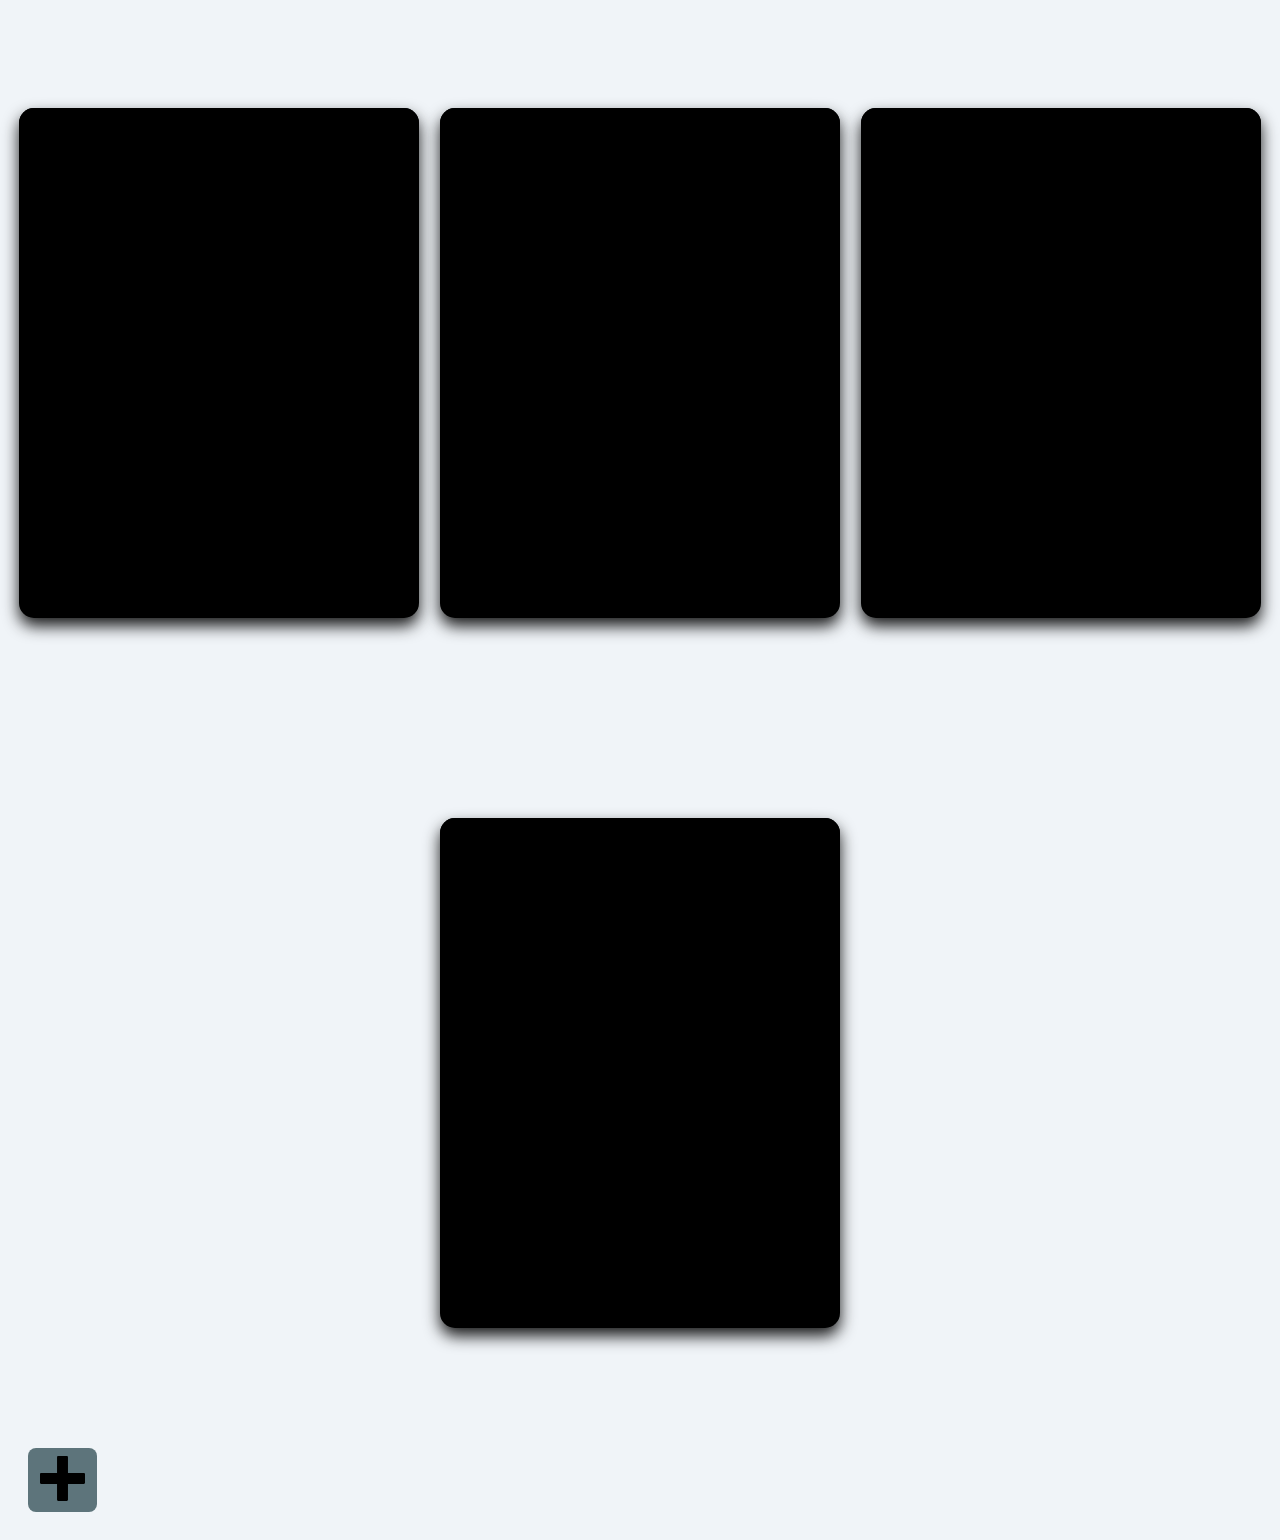
<file: index.html>
<!DOCTYPE html>
<html lang="en">
<head>
    <meta charset="UTF-8">
    <meta name="viewport" content="width=device-width, initial-scale=1.0">
    <title>Character Card</title>
    <!-- Open Graph (Facebook, LinkedIn, etc.) -->
    <meta property="og:type" content="website">
    <meta property="og:title" content="DND Initiative Tracker">
    <meta property="og:description" content="A simple tool to keep track of inititative">
    <meta property="og:url" content="https://willkjj.github.io/wdd131/characterCard/index.html">
    <meta property="og:image" content="https://andejuli.github.io/wdd131/character_card/snortleblat.webp">

    <!-- Twitter Card -->
    <meta name="twitter:card" content="https://andejuli.github.io/wdd131/character_card/snortleblat.webp">
    <meta name="twitter:title" content="Character Card">
    <meta name="twitter:description" content="A single character card">
    <meta name="twitter:image" content="https://andejuli.github.io/wdd131/character_card/snortleblat.webp">

    <!-- One favicon (ICO works everywhere) -->
    <link rel="icon" href="./favicon.ico">

    <!-- One Apple Touch Icon (iOS home screen) -->
    <link rel="apple-touch-icon" href="https://andejuli.github.io/wdd131/character_card/snortleblat.webp">
    <link rel="stylesheet" href="styles.css">
    <script src="script.js" defer></script>
</head>
<body>
    <div class="charactersSection">
    </div>
    <div class="initiativeForm hide">
        <button class="rerender">Re-render</button>
        <div class="subForm"></div>
    </div>
    <button class="InitiativeFormButton"><img class="buttonImage"></img></button>
</body>
</html>
</file>
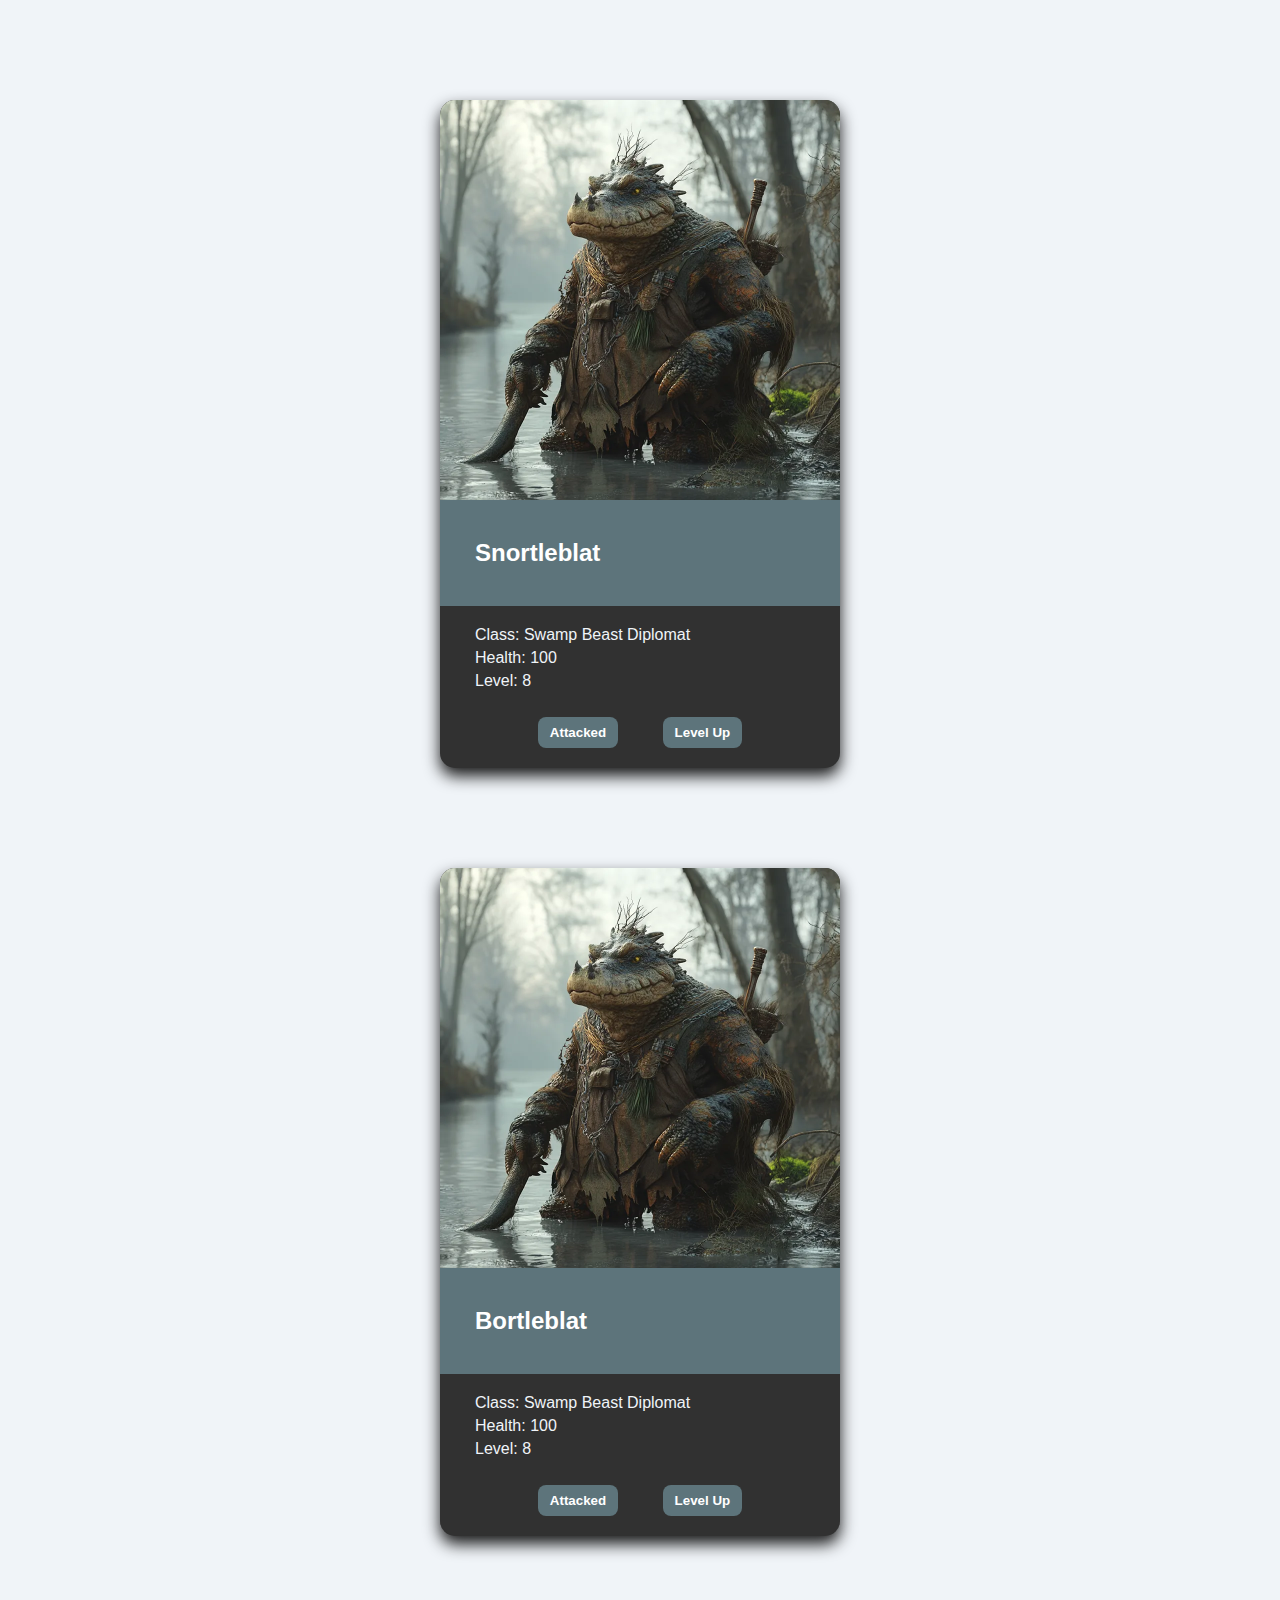
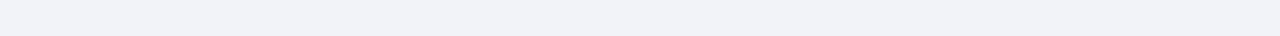
<file: characterCard/index.html>
<!DOCTYPE html>
<html lang="en">
<head>
    <meta charset="UTF-8">
    <meta name="viewport" content="width=device-width, initial-scale=1.0">
    <title>Character Card</title>
    <!-- Open Graph (Facebook, LinkedIn, etc.) -->
    <meta property="og:type" content="website">
    <meta property="og:title" content="Character Card">
    <meta property="og:description" content="A single character card">
    <meta property="og:url" content="https://willkjj.github.io/wdd131/characterCard/index.html">
    <meta property="og:image" content="https://andejuli.github.io/wdd131/character_card/snortleblat.webp">

    <!-- Twitter Card -->
    <meta name="twitter:card" content="https://andejuli.github.io/wdd131/character_card/snortleblat.webp">
    <meta name="twitter:title" content="Character Card">
    <meta name="twitter:description" content="A single character card">
    <meta name="twitter:image" content="https://andejuli.github.io/wdd131/character_card/snortleblat.webp">

    <!-- One favicon (ICO works everywhere) -->
    <link rel="icon" href="favicon.ico">

    <!-- One Apple Touch Icon (iOS home screen) -->
    <link rel="apple-touch-icon" href="https://andejuli.github.io/wdd131/character_card/snortleblat.webp">
    <link rel="stylesheet" href="styles.css">
    <script src="script.js" defer></script>
</head>
<body>
    <div class="charactersSection">
    </div>
</body>
</html>
</file>
<file: styles.css>
body {
    font-family: Palatino Linotype, sans-serif;
    background: #f0f4f8;
  }
  .charactersSection {
    display: flex;
    flex-wrap: wrap;
  }
  .card {
    background: #313131;
    border-radius: 15px;
    box-shadow: 0 8px 16px rgba(0,0,0,0.9);
    width: 400px; 
    margin: 100px auto; 
  }
  .cardDelete {
    width: 50px;
    height: 50px;
    position: absolute;
    right: 10px;
    top: 10px;
    rotate: 45deg;
    color: #f0f4f8;

  }

  .image{
    width: 400px;
    max-height: 200px;
    border-radius: 15px 15px 0 0;
    }

  .name {
    font-size: 1.5em;
    font-weight: bold;
    margin: -4px 0 20px 0;
    color: white;
    padding: 15px 0 15px 35px;
    background-color: #5d747b;
  }

  .stats {
    margin: 10px 15px 7px 35px;
    text-align: left;
  }

  .stats p {
    margin: 5px 0;
    color: #f0f4f8;
  }

  .buttons {
    text-align: center;
  }
.dropdownEditor {
  text-align: center;
  padding: 2%;
}
  button {
    padding: 8px 12px;
    margin: 20px;
    border: none;
    border-radius: 8px;
    background-color: #5d747b;
    color: white;
    font-weight: bold;
    cursor: pointer;
    transition: background-color 0.5s ease;
  }

  button:hover {
    background-color: #58605a;
  }    

.blurr {
    filter: blur(5px) brightness(.25);
    
}
.hidden {
  filter: brightness(0);
}
.unhidden {
  filter:  brightness();
}
.InitiativeFormButton {
  text-align: end;
  img {
    height: 45px;
    width: 45px;
  }
  z-index: 1;
}
.initiativeForm {
  z-index: 0;
  height: 300px;
  background: #313131;
  border-radius: 15px;
  box-shadow: 0 8px 16px rgba(0,0,0,0.9);
  margin: 0;
  padding: 0 1%;
}
.hide {
  display: none;
}
.newCharacterForm {
  display: flex; 
  flex-wrap: wrap;
}
.optionDiv {
  padding: 5px;
  label {
  color: white; 
  padding: 5px;
  }
  input {
    width: 100px;
  }
}
</file>
<file: characterCard/styles.css>
body {
    font-family: Palatino Linotype, sans-serif;
    background: #f0f4f8;
  }

  .card {
    background: #313131;
    border-radius: 15px;
    box-shadow: 0 8px 16px rgba(0,0,0,0.9);
    width: 400px; 
    margin: 100px auto;
  }

  .image{
    width: 400px;
    border-radius: 15px 15px 0 0;
    }

  .name {
    font-size: 1.5em;
    font-weight: bold;
    margin: -4px 0 20px 0;
    color: white;
    padding: 15px 0 15px 35px;
    background-color: #5d747b;
  }

  .stats {
    margin: 10px 15px 7px 35px;
    text-align: left;
  }

  .stats p {
    margin: 5px 0;
    color: #f0f4f8;
  }

  .buttons {
    text-align: center;
  }

  button {
    padding: 8px 12px;
    margin: 20px;
    border: none;
    border-radius: 8px;
    background-color: #5d747b;
    color: white;
    font-weight: bold;
    cursor: pointer;
    transition: background-color 0.5s ease;
  }

  button:hover {
    background-color: #58605a;
  }            
.blurr {
    filter: blur(5px) brightness(.25);
    
}
</file>
